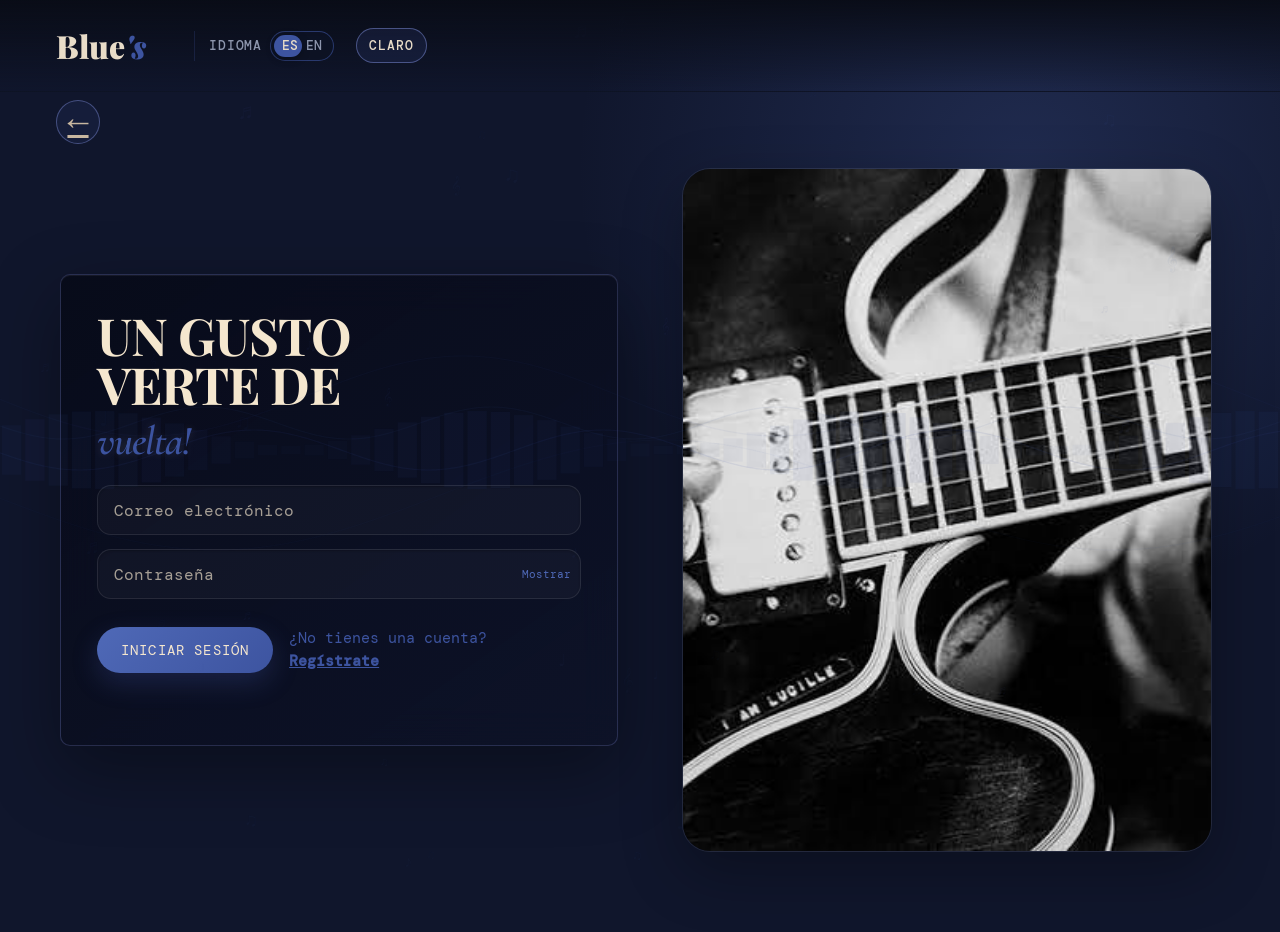
<file: html/iniciosesion.html>
<!DOCTYPE html>
<html lang="es">
<head>
    <meta charset="UTF-8">
    <meta name="viewport" content="width=device-width, initial-scale=1.0">
    <title>Blue's - Iniciar Sesión</title>
    <link href="https://fonts.googleapis.com/css2?family=Playfair+Display:ital,wght@0,400;0,700;0,900;1,400;1,700&family=Cormorant+Garamond:wght@500;600;700&family=Inter:wght@400;500;600;700&family=DM+Mono:wght@300;400;500&display=swap" rel="stylesheet">
    <link rel="stylesheet" href="../css/loginyregistro.css">
    <link rel="stylesheet" href="../css/Modoclaro.css">
    <link rel="stylesheet" href="../css/responsive.css">
</head>
<body>

    <canvas id="waveCanvas"></canvas>
    <canvas id="partCanvas"></canvas>

    <nav>
        <span class="nav-logo">Blue<em>'s</em></span>
    </nav>
    <a href="start.html" class="back-start" aria-label="Volver al inicio" title="¿Regresar al inicio?">&larr;</a>

    <div class="page-container">
        <main class="form-section">
            <h1 class="hero-title">
                UN GUSTO<br>VERTE DE<br><span class="cursive-text">vuelta!</span>
            </h1>
            
            <form class="auth-form" id="login-form" novalidate>
                <div class="input-group">
                    <input type="email" name="email" placeholder="Correo electrónico" autocomplete="email" required>
                    <input type="password" name="password" placeholder="Contraseña" minlength="5" required>
                </div>
                
                <div class="form-actions">
                    <button type="submit" class="btn-submit">Iniciar sesión</button>
                    <p class="switch-text">¿No tienes una cuenta? <a href="Registro.html" class="toggle-link"><br>Regístrate</a></p>
                </div>
            </form>

            <p id="message-box" class="message-alert" aria-live="polite"></p>
        </main>

        <aside class="image-section">
            <img src="../images/guitarra.jpg" alt="Blues Guitar" class="hero-image">
        </aside>
    </div>

    <div id="modal-exito" class="modal-oculto">
        <div class="modal-contenido">
            <h2>¡Has iniciado sesión!</h2>
            <p>Bienvenido de nuevo a Blue's. En breve serás redirigido...</p>
        </div>
    </div>

    <script src="../js/fondo.js"></script>
    <script src="../js/login.js"></script>
    <script src="../js/idioma.js"></script>
    <script src="../js/modoclaro.js"></script>
</body>
</html>
</file>
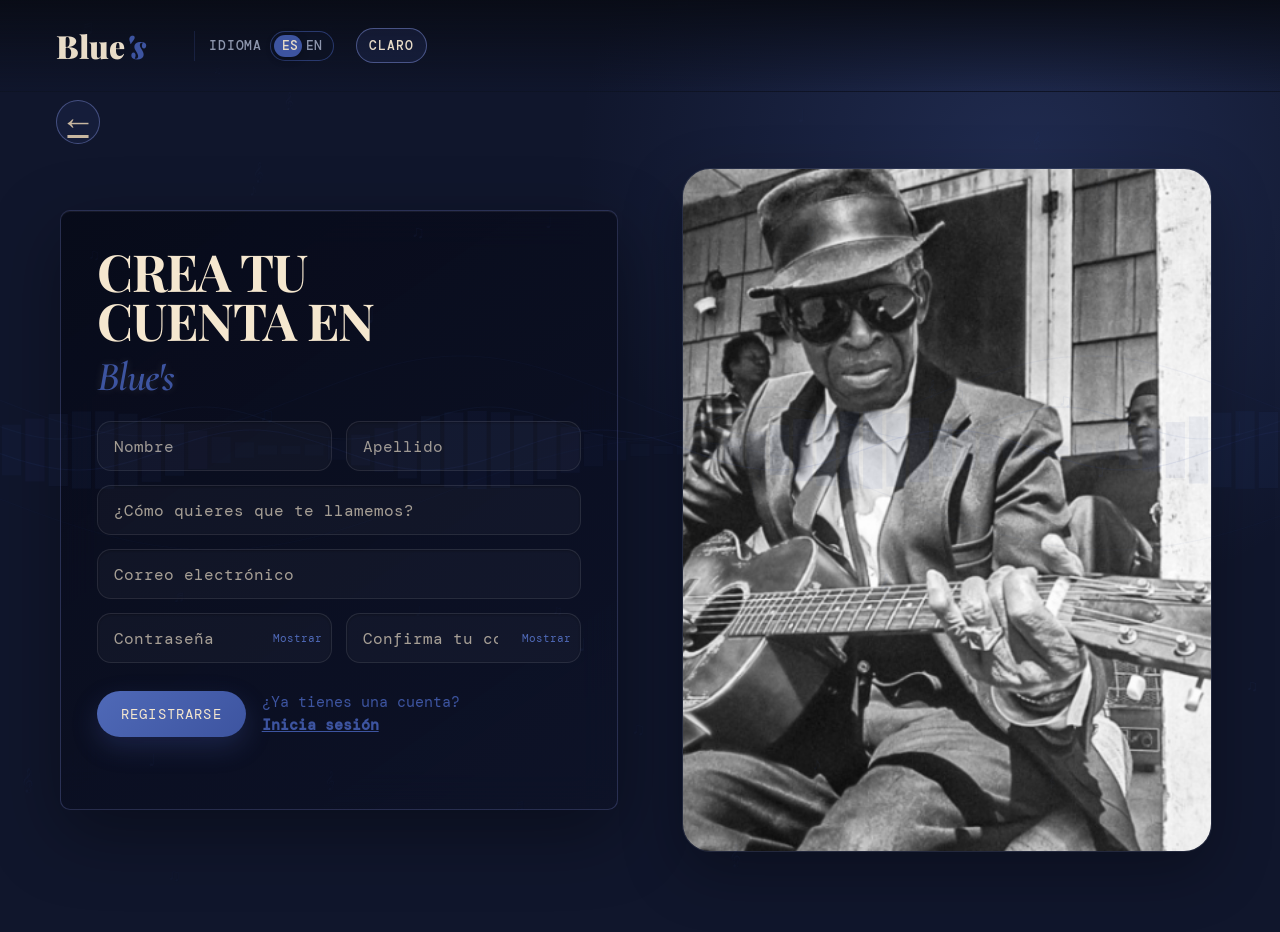
<file: html/Registro.html>
<!DOCTYPE html>
<html lang="es">
<head>
    <meta charset="UTF-8">
    <meta name="viewport" content="width=device-width, initial-scale=1.0">
    <title>Blue's - Registro</title>
    <link href="https://fonts.googleapis.com/css2?family=Playfair+Display:ital,wght@0,400;0,700;0,900;1,400;1,700&family=Cormorant+Garamond:wght@500;600;700&family=Inter:wght@400;500;600;700&family=DM+Mono:wght@300;400;500&display=swap" rel="stylesheet">
    <link rel="stylesheet" href="../css/loginyregistro.css">
    <link rel="stylesheet" href="../css/Modoclaro.css">
    <link rel="stylesheet" href="../css/responsive.css">
</head>
<body>

    <canvas id="waveCanvas"></canvas>
    <canvas id="partCanvas"></canvas>

    <nav>
        <span class="nav-logo">Blue<em>'s</em></span>
    </nav>
    <a href="start.html" class="back-start" aria-label="Volver al inicio" title="¿Regresar al inicio?">&larr;</a>

    <div class="page-container">
        <main class="form-section">
            <h1 class="hero-title">
                CREA TU<br>CUENTA EN<br><span class="cursive-text">Blue's</span>
            </h1>
            
            <form class="auth-form" id="register-form" novalidate>
                <div class="input-group">
                    <input type="text" name="nombre" placeholder="Nombre" autocomplete="given-name" required>
                    <input type="text" name="apellido" placeholder="Apellido" autocomplete="family-name" required>
                    <input type="text" name="alias" placeholder="¿Cómo quieres que te llamemos?" autocomplete="nickname" required>
                    <input type="email" name="email" placeholder="Correo electrónico" autocomplete="email" required>
                    <input type="password" name="password" placeholder="Contraseña" minlength="8" autocomplete="new-password" required>
                    <input type="password" name="confirm" placeholder="Confirma tu contraseña" minlength="8" autocomplete="new-password" required>
                </div>

                <div class="form-actions">
                    <button type="submit" class="btn-submit">Registrarse</button>
                    <p class="switch-text">¿Ya tienes una cuenta? <a href="iniciosesion.html" class="toggle-link"><br>Inicia sesión</a></p>
                </div>
            </form>

            <p id="message-box" class="message-alert" aria-live="polite"></p>
        </main>

        <aside class="image-section">
            <img src="../images/negritobluesguitarra.jpg" alt="Blues Guitar" class="hero-image">
        </aside>
    </div>

    <div id="modal-exito" class="modal-oculto">
        <div class="modal-contenido">
            <h2>¡Registro Completado! </h2>
            <p>Gracias por unirte. En breve serás redirigido...</p>
         </div>
    </div>

    <script src="../js/fondo.js"></script>
    <script src="../js/registro.js"></script>
    <script src="../js/idioma.js"></script>
    <script src="../js/modoclaro.js"></script>
</body>
</html>
</file>
<file: css/loginyregistro.css>
:root {
    --bg: #060816;
    --bg-soft: #101834;
    --panel: rgba(7, 10, 24, 0.84);
    --panel-border: rgba(127, 141, 216, 0.26);
    --text-cream: #f5e7cf;
    --text-muted: #c8b7a0;
    --accent-blue: #4f69b7;
    --indigo: #3d54a0;
    --indigo-dim: #3d54a0;
    --indigo-soft: rgba(127, 141, 216, 0.16);
    --cream: #e8dcc8;
    --font-body: 'Inter', 'Segoe UI', sans-serif;
    --font-title: 'Playfair Display', serif;
    --font-accent: 'Cormorant Garamond', 'Playfair Display', serif;
    --font-mono: 'DM Mono', monospace;
}

* {
    box-sizing: border-box;
    margin: 0;
    padding: 0;
}

body {
    margin: 0;
    padding: 0;
    min-height: 100vh;
    display: flex;
    flex-direction: column;
    overflow-x: hidden;
    position: relative;
    background: radial-gradient(circle at 80% 18%, rgba(79,105,183,0.25), transparent 35%), #10162c;
    color: var(--text-cream);
    font-family: 'Playfair Display', serif;
}

body::before {
    content: '';
    position: fixed;
    inset: 0;
    z-index: 5;
    pointer-events: none;
    opacity: 0.028;
    background-size: 160px;
}

#waveCanvas,
#partCanvas {
    position: fixed;
    top: 0;
    left: 0;
    width: 100%;
    height: 100%;
    pointer-events: none;
}

#waveCanvas {
    z-index: 1;
}

#partCanvas {
    z-index: 2;
}

nav {
    position: relative;
        z-index: 100;
        padding: 24px 56px;
        display: flex;
        align-items: center;
        justify-content: space-between;
        background: linear-gradient(to bottom, rgba(9, 12, 22, 0.95) 0%, transparent 100%);
        border-bottom: 1px solid rgba(61, 84, 160, 0.1);
        transition: 10s;
}

.nav-logo {
  font-weight: 900;
  font-size: 1.7rem;
  letter-spacing: -0.01em;
  color: var(--cream);
}

.nav-logo em { font-style: italic; color: var(--indigo); }

.back-start {
    position: relative;
    display: inline-flex;
    align-items: center;
    justify-content: center;
    width: 44px;
    height: 44px;
    margin: 8px 56px 0;
    color: var(--text-muted);
    border: 1px solid rgba(127, 141, 216, 0.45);
    border-radius: 50%;
    background: rgba(61, 84, 160, 0.12);
    font-family: var(--font-mono);
    font-size: 2.2rem;
    line-height: 1;
    transition: color 0.2s ease, transform 0.2s ease;
}

.back-start::after {
    content: '¿Regresar al inicio?';
    position: absolute;
    left: calc(100% + 12px);
    top: 50%;
    padding: 8px 12px;
    border: 1px solid rgba(127, 141, 216, 0.35);
    border-radius: 8px;
    background: #101834;
    color: var(--text-cream);
    font-family: var(--font-mono);
    font-size: 0.75rem;
    line-height: 1.2;
    white-space: nowrap;
    opacity: 0;
    pointer-events: none;
    transform: translateY(-50%) translateX(-4px);
    transition: opacity 0.2s ease, transform 0.2s ease;
}

.back-start:hover::after,
.back-start:focus-visible::after {
    opacity: 1;
    transform: translateY(-50%) translateX(0);
}

.back-start:hover {
    color: var(--text-cream);
    transform: translateX(-3px);
}

.logo {
    font-family: var(--font-title);
    font-size: 2.3rem;
    color: var(--cream);
    letter-spacing: 0.02em;
}

.b-logo {
    font-family: var(--font-accent);
    font-size: 2.7rem;
    color: var(--cream);
    text-shadow: 0 0 8px rgba(232, 220, 200, 0.16);
}

.cursive-text {
  font-style: italic;
  color: var(--indigo);
}

.page-container {
    display: flex;
    flex: 1;
    align-items: center;
    gap: 64px;
    padding: 24px 60px 40px;
    margin: 0 auto;
    max-width: 1400px;
    margin-bottom: 40px;
}

.form-section {
    flex: 1.05;
    display: flex;
    flex-direction: column;
    justify-content: center;
    max-width: 600px;
    padding: 36px;
    border-radius: 10px;
    background: linear-gradient(145deg, rgba(7, 10, 24, 0.9), rgba(13, 18, 39, 0.8));
    border: 1px solid var(--panel-border);
    box-shadow: 0 24px 70px rgba(0, 0, 0, 0.35), inset 0 1px 0 rgba(255, 255, 255, 0.06);
    backdrop-filter: blur(18px);
}

.coso{
    font-family: var(--font-mono);
    color: var(--indigo);
    font-size: 0.95rem;
    line-height: 1.5;
    margin-bottom: 10px;
    
}

.hero-title {
    font-family: var(--font-title);
    font-weight: 700;
    font-size: clamp(2.4rem, 4vw, 3.6rem);
    line-height: 0.95;
    letter-spacing: -0.02em;
    text-transform: uppercase;
    margin-bottom: 24px;
    color: var(--text-cream);
}

.hero-title .cursive-text {
    display: inline-block;
    margin-top: 8px;
    font-family: var(--font-accent);
    font-size: clamp(2.4rem, 3.2vw, 3.2rem);
    font-weight: 600;
    color: var(--cream);
    text-transform: none;
    text-shadow: 0 0 8px rgba(232, 220, 200, 0.16);
    color: var(--indigo);
}

.auth-form {
    display: flex;
    flex-direction: column;
    gap: 24px;
    width: 100%;
}

.input-group {
    display: flex;
    flex-direction: column;
    gap: 14px;
}

.auth-form input {
    width: 100%;
    padding: 14px 16px;
    border: 1px solid rgba(255, 255, 255, 0.09);
    border-radius: 14px;
    background: rgba(255, 255, 255, 0.03);
    color: var(--text-cream);
    font-family: var(--font-body);
    font-size: 1rem;
    outline: none;
    box-shadow: inset 0 1px 2px rgba(0, 0, 0, 0.2);
    transition: border-color 0.3s ease, background 0.3s ease, box-shadow 0.3s ease;
}

.auth-form input::placeholder {
    font-family: var(--font-mono);
    color: rgba(245, 231, 207, 0.66);
}

.auth-form input:focus {
    border-color: var(--indigo);
    background: rgba(255, 255, 255, 0.06);
    box-shadow: 0 0 0 4px var(--indigo-soft);
}

.password-wrap {
    position: relative;
}

.password-wrap input {
    padding-right: 82px;
}

.password-toggle {
    position: absolute;
    top: 50%;
    right: 10px;
    transform: translateY(-50%);
    border: 0;
    background: transparent;
    color: var(--accent-blue);
    font-family: var(--font-mono);
    font-size: 0.68rem;
    cursor: pointer;
}

.password-toggle:hover { color: var(--text-cream); }

.auth-form input:hover { border-color: rgba(255,255,255,0.2); }

.btn-submit {
    transition: transform 0.25s ease, box-shadow 0.25s ease, filter 0.25s ease;
}

.btn-submit:hover {
    transform: translateY(-2px);
    filter: brightness(1.1);
}

.form-actions {
    display: flex;
    align-items: center;
    flex-wrap: wrap;
    gap: 16px;
    margin-top: 4px;
}

.btn-submit {
    border: none;
    border-radius: 999px;
    padding: 14px 24px;
    background: linear-gradient(135deg, var(--accent-blue), var(--indigo-dim));
    color: var(--text-cream);
    font-family: var(--font-mono);
    font-size: 0.9rem;
    letter-spacing: 0.08em;
    text-transform: uppercase;
    cursor: pointer;
    box-shadow: 0 10px 26px rgba(63, 83, 160, 0.28);
}

.btn-submit:hover {
    box-shadow: 0 14px 30px rgba(63, 83, 160, 0.36);
}

.switch-text {
    font-family: var(--font-mono);
    color: var(--indigo);
    font-size: 0.95rem;
    line-height: 1.5;
}

.toggle-link {
    font-family: var(--font-mono);
    color: var(--indigo);
    font-weight: 600;
    transition: color 0.2s ease;
}

.toggle-link:hover {
    color: var(--text-cream);
    text-decoration: underline;
}

.image-section {
    flex: 1.15;
    display: flex;
    justify-content: flex-end;
    align-items: center;
    padding-right: 8px;
}

.hero-image {
    width: min(100%, 620px);
    height: min(76vh, 720px);
    object-fit: cover;
    object-position: center;
    display: block;
    border-radius: 28px;
    border: 1px solid rgba(255,255,255,.08);
    box-shadow: 0 20px 60px rgba(0,0,0,.3);
}

.message-alert {
    margin-top: 12px;
    min-height: 24px;
    color: var(--text-muted);
    font-family: var(--font-mono);
    font-size: 0.9rem;
    letter-spacing: 0.03em;
}

.modal-oculto {
    display: none;
    position: fixed;
    inset: 0;
    width: 100%;
    height: 100%;
    justify-content: center;
    align-items: center;
    z-index: 1000;
    background-color: rgba(2, 4, 12, 0.85);
    backdrop-filter: blur(4px);
}

.modal-contenido {
    background-color: #0d1222;
    color: var(--text-cream);
    padding: 40px;
    border-radius: 20px;
    text-align: center;
    max-width: 450px;
    width: 90%;
    border: 1px solid rgba(43, 58, 102, 0.336);
    box-shadow: 0 10px 30px rgba(92, 133, 255, 0.1);
    font-family: var(--font-title);
}

.modal-visible {
    display: flex;
}

@media (max-width: 992px) {
    .page-container {
        flex-direction: column;
        padding: 0 24px 32px;
    }

    .navbar {
        padding: 24px 24px 8px;
    }

    .back-start {
        margin: 8px 24px 0;
    }

    .form-section {
        max-width: none;
        width: 100%;
    }

    .hero-image {
        width: 100%;
        max-width: 560px;
        height: 50vh;
        max-height: 360px;
    }
}

#register-form .input-group {
    display: grid;
    grid-template-columns: 1fr 1fr;
    gap: 14px;
}

#register-form .input-group input:nth-child(3),
#register-form .input-group input:nth-child(4),
#register-form .input-group input:nth-child(5),
#register-form .input-group input:nth-child(6) {
    grid-column: span 2;
}

@media (max-width: 600px) {
    .form-actions {
        flex-direction: column;
        align-items: flex-start;
    }

    .btn-submit {
        width: 100%;
    }

    .hero-title {
        font-size: 2.2rem;
    }

    .hero-image {
        height: 40vh;
    }

    #register-form .input-group {
        display: flex;
        flex-direction: column;
    }

    .page-container {
        padding: 92px 16px 32px;
        gap: 28px;
    }
    .form-section {
        padding: 26px 22px;
    }
    .image-section {
        padding: 0;
    }
}

body {
    font-size: 16px;
}

body nav a:not(.nav-logo),
body nav button,
body nav li,
body nav span {
    font-size: 13px !important;
}

body nav .nav-logo {
    font-size: 32px !important;
}

@media (max-width: 768px) {
    nav {
        padding: 18px 24px;
    }

    .page-container {
        width: 100%;
        padding: 24px 24px 32px;
        gap: 32px;
    }

    #register-form .input-group {
        display: flex;
    }

    .form-section {
        padding: 28px 24px;
    }

    .hero-image {
        width: 100%;
        height: min(52vh, 360px);
    }
}

@media (max-width: 480px) {
    nav {
        padding: 16px;
    }

    .back-start {
        margin-left: 16px;
        margin-right: 16px;
    }

    .page-container {
        padding: 20px 16px 28px;
        gap: 24px;
    }

    .form-section {
        padding: 24px 18px;
    }

    .hero-title {
        font-size: clamp(2rem, 11vw, 2.7rem);
    }

    .hero-image {
        height: 280px;
        border-radius: 18px;
    }
}
</file>
<file: css/Modoclaro.css>
.theme-control {
  display: flex;
  align-items: center;
  margin-left: 4px;
}

.nav-controls {
  display: flex;
  align-items: center;
  flex-wrap: wrap;
  column-gap: 14px;
  row-gap: 8px;
}

.language-control {
  gap: 8px !important;
  padding-left: 14px !important;
}

.nav-controls .nav-actions {
  gap: 10px;
}

@media (min-width: 901px) {
  nav {
    justify-content: flex-start;
    gap: 24px;
  }

  nav .nav-links {
    position: static !important;
    left: auto !important;
    right: auto !important;
    transform: none !important;
    margin-left: 8px;
  }

  nav .nav-controls {
    margin-left: auto !important;
  }

  nav:not(:has(.nav-links)) .nav-controls {
    margin-left: 24px !important;
  }
}

.theme-toggle {
  padding: 8px 12px;
  border: 1px solid rgba(61, 84, 160, 0.55);
  border-radius: 999px;
  background: rgba(61, 84, 160, 0.12);
  color: var(--cream, #e8dcc8);
  font: 500 10px 'DM Mono', monospace;
  letter-spacing: 0.08em;
  text-transform: uppercase;
  cursor: pointer;
  transition: background 0.25s, border-color 0.25s, color 0.25s;
}

.theme-toggle:hover {
  background: rgba(61, 84, 160, 0.24);
  border-color: rgba(61, 84, 160, 0.9);
}

.theme-toggle:focus-visible {
  outline: 2px solid rgba(61, 84, 160, 0.65);
  outline-offset: 2px;
}

body:not(.light-mode) .theme-toggle {
  background: rgba(61, 84, 160, 0.16);
  color: #e8dcc8;
  border-color: rgba(127, 141, 216, 0.5);
}

body:not(.light-mode) .theme-toggle:hover {
  background: rgba(61, 84, 160, 0.3);
}

body.light-mode {
  --cream: #243b73;
  --cream-dim: #52658f;
  --text: #243b73;
  --text-cream: #243b73;
  --text-muted: #52658f;
  background: #e8dcc8 !important;
  color: #28304b !important;
}

body.light-mode nav {
  background: rgba(222, 211, 195, 0.94) !important;
  border-color: rgba(61, 84, 160, 0.2) !important;
  box-shadow: 0 10px 30px rgba(40, 48, 75, 0.12) !important;
}

body.light-mode .nav-links a,
body.light-mode .nav-logo,
body.light-mode .nav-actions a,
body.light-mode .nav-actions .home-access {
  color: #28304b !important;
}

body.light-mode .theme-toggle {
  background: #e1d4c0;
  color: #28304b;
  border-color: rgba(61, 84, 160, 0.45);
}

body.light-mode .language-control {
  color: #52658f !important;
  border-left-color: rgba(61, 84, 160, 0.25) !important;
}

body.light-mode .language-toggle {
  background: #e1d4c0 !important;
  border-color: rgba(61, 84, 160, 0.55) !important;
  color: #243b73 !important;
}

body.light-mode .language-es,
body.light-mode .language-en {
  color: #243b73 !important;
}

body.light-mode .language-en {
  opacity: 0.62;
}

body.light-mode .language-control:not(.is-english) .language-es,
body.light-mode .language-control.is-english .language-en {
  color: #e8dcc8 !important;
  opacity: 1 !important;
}

body.light-mode .language-thumb {
  background: #3d54a0 !important;
  box-shadow: 0 2px 8px rgba(40, 48, 75, 0.22) !important;
}

body.light-mode .session-profile-trigger {
  background: #e1d4c0 !important;
  border-color: rgba(61, 84, 160, 0.45) !important;
  color: #243b73 !important;
}

body.light-mode .session-profile-avatar {
  background: #3d54a0 !important;
  color: #e8dcc8 !important;
}

body.light-mode .session-profile-card {
  background: #ded3c3 !important;
  border-color: rgba(61, 84, 160, 0.35) !important;
  color: #243b73 !important;
  box-shadow: 0 18px 40px rgba(40, 48, 75, 0.18) !important;
}

body.light-mode .session-profile-card strong {
  color: #243b73 !important;
}

body.light-mode .session-profile-status,
body.light-mode .session-profile-email {
  color: #52658f !important;
}

body.light-mode .session-profile-logout {
  color: #3d54a0 !important;
  border-color: rgba(61, 84, 160, 0.35) !important;
}

body.light-mode .session-profile-logout:hover {
  background: rgba(61, 84, 160, 0.1) !important;
  color: #243b73 !important;
}

body.light-mode #surpriseBtn {
  color: #e8dcc8 !important;
}

body.light-mode .access-message {
  border-color: rgba(61, 84, 160, 0.38);
  border-left-color: #3d54a0;
  background: rgba(61, 84, 160, 0.12);
  color: #243b73 !important;
  box-shadow: 0 12px 26px rgba(40, 48, 75, 0.12);
}

body.light-mode .contact-form {
  border-color: rgba(61, 84, 160, 0.2);
  box-shadow: 0 18px 42px rgba(40, 48, 75, 0.14);
}

body.light-mode .contact-form .button-indigo {
  color: #e8dcc8 !important;
  background: #3d54a0;
  box-shadow: 0 10px 24px rgba(61, 84, 160, 0.24);
}

body.light-mode .carrusel-container,
body.light-mode .mood-card,
body.light-mode .team-card,
body.light-mode .contact-panel,
body.light-mode .contact-form,
body.light-mode .form-section,
body.light-mode .science-card,
body.light-mode .spotify-player,
body.light-mode .blues-page,
body.light-mode .tabla,
body.light-mode .service-item,
body.light-mode .tracklist,
body.light-mode .player-bar {
  background: rgba(235, 225, 210, 0.9) !important;
  color: #28304b !important;
}

body.light-mode h1,
body.light-mode h2,
body.light-mode h3,
body.light-mode h4,
body.light-mode .slide-title,
body.light-mode .section-title,
body.light-mode .mood-name,
body.light-mode .team-name,
body.light-mode .hero-sub,
body.light-mode .track-title {
  color: #28304b !important;
}

body.light-mode p,
body.light-mode label,
body.light-mode .slide-description,
body.light-mode .infoex p,
body.light-mode .team-content p,
body.light-mode .contact-intro p,
body.light-mode .track-artist,
body.light-mode .track-album {
  color: #5a6278 !important;
}

body.light-mode input,
body.light-mode textarea,
body.light-mode select {
  background: rgba(222, 211, 195, 0.94) !important;
  color: #28304b !important;
  border-color: rgba(61, 84, 160, 0.28) !important;
}

body.light-mode input::placeholder,
body.light-mode textarea::placeholder {
  color: #7b8499 !important;
}

body.light-mode .game-nav {
  background: rgba(222, 211, 195, 0.94) !important;
  border-color: rgba(61, 84, 160, 0.2) !important;
  box-shadow: 0 10px 30px rgba(40, 48, 75, 0.12) !important;
}

body.light-mode .game-nav .nav-logo {
  color: #243b73 !important;
}

body.light-mode .game-card,
body.light-mode .game-nav + .game-shell .player-panel {
  background: rgba(235, 225, 210, 0.92) !important;
  border-color: rgba(61, 84, 160, 0.25) !important;
  color: #28304b !important;
  box-shadow: 0 24px 70px rgba(40, 48, 75, 0.14) !important;
}

body.light-mode .game-shell h1,
body.light-mode .game-shell h2,
body.light-mode .game-shell .question-label,
body.light-mode .game-shell .player-label,
body.light-mode .game-shell .scoreboard strong,
body.light-mode .game-shell .timer-label strong {
  color: #243b73 !important;
}

body.light-mode .game-shell .game-intro,
body.light-mode .game-shell .player-note,
body.light-mode .game-shell .scoreboard,
body.light-mode .game-shell .timer-label,
body.light-mode .game-shell .result-message {
  color: #52658f !important;
}

body.light-mode .game-shell .answer-button {
  background: rgba(61, 84, 160, 0.08) !important;
  border-color: rgba(61, 84, 160, 0.28) !important;
  color: #243b73 !important;
}

body.light-mode .game-shell .answer-button:hover:not(:disabled),
body.light-mode .game-shell .answer-button:focus-visible {
  background: rgba(61, 84, 160, 0.2) !important;
}

body.light-mode .game-shell .final-panel {
  background: rgba(235, 225, 210, 0.94) !important;
  border-color: rgba(61, 84, 160, 0.28) !important;
  box-shadow: 0 24px 80px rgba(40, 48, 75, 0.2) !important;
}

body.light-mode .intro-screen {
  background: rgba(235, 225, 210, 0.92) !important;
  border-color: rgba(61, 84, 160, 0.25) !important;
  box-shadow: 0 24px 70px rgba(40, 48, 75, 0.14) !important;
}

body.light-mode .intro-screen h1,
body.light-mode .intro-screen .rules-label,
body.light-mode .intro-screen .rules-list strong {
  color: #243b73 !important;
}

body.light-mode .intro-screen .game-intro,
body.light-mode .intro-screen .rules-list,
body.light-mode .intro-image-slot span {
  color: #52658f !important;
}

body.light-mode .start-button {
  background: #3d54a0 !important;
  border-color: #3d54a0 !important;
  color: #e8dcc8 !important;
}

/* Textos sobre imágenes/paneles oscuros: se mantienen claros
   sin importar el tema, porque el fondo detrás de ellos nunca cambia. */
body.light-mode .tabla-visual-caption p {
  color: #e8dcc8 !important;
}

body.light-mode .tabla-visual-caption span {
  color: #7f8dd8 !important;
}

body.light-mode .blues-card figcaption {
  color: #e8dcc8 !important;
}

body.light-mode .track-meta .track-art {
  color: #e8dcc8 !important;
}

/* Modal de "sesión iniciada" (iniciosesion.html) */
body.light-mode .modal-oculto,
body.light-mode .modal-visible {
  background-color: rgba(40, 48, 75, 0.45) !important;
}

body.light-mode .modal-contenido {
  background-color: #ded3c3 !important;
  color: #243b73 !important;
  border-color: rgba(61, 84, 160, 0.35) !important;
  box-shadow: 0 10px 30px rgba(40, 48, 75, 0.18) !important;
}

body.light-mode .modal-contenido h2 {
  color: #243b73 !important;
}

body.light-mode .modal-contenido p {
  color: #52658f !important;
}

body.light-mode .home-game-btn,
body.light-mode .game-nav-back,
body.light-mode .game-view-home-btn,
body.light-mode .game-callout-btn {
  background: #3d54a0 !important;
  color: #f5e7cf !important;
  border-color: rgba(61, 84, 160, 0.6) !important;
}

body.light-mode .game-callout-card {
  background: linear-gradient(135deg, rgba(239, 229, 214, 0.96), rgba(222, 211, 195, 0.98)) !important;
  border-color: rgba(61, 84, 160, 0.25) !important;
  box-shadow: 0 16px 40px rgba(40, 48, 75, 0.12) !important;
}

body.light-mode .game-callout-title {
  color: #243b73 !important;
}

body.light-mode .game-callout-desc {
  color: #52658f !important;
}

body.light-mode .final-home-button {
  background: #e1d4c0 !important;
  color: #243b73 !important;
  border-color: rgba(61, 84, 160, 0.4) !important;
}

@media (max-width: 720px) {
  nav .nav-controls {
    width: 100%;
    justify-content: flex-end;
    column-gap: 10px;
  }

  .theme-toggle {
    padding: 7px 9px;
    font-size: 9px;
  }

  .theme-control {
    margin-left: auto;
  }
}
</file>
<file: css/responsive.css>
/* Responsive layout shared by every Blue's page. */
html {
  overflow-x: hidden;
}

body {
  min-width: 0;
  max-width: 100%;
}

img,
svg,
video,
iframe {
  max-width: 100%;
}

button,
input,
textarea,
select {
  max-width: 100%;
}

@media (max-width: 1024px) {
  nav {
    padding-left: 28px;
    padding-right: 28px;
  }

  .hero,
  .purpose-section,
  .team-section,
  .contact-section,
  .game-callout-card,
  .tabla-layout,
  .blues-story {
    grid-template-columns: 1fr;
  }

  .hero {
    gap: 32px;
  }

  .hero-content,
  .purpose-copy,
  .contact-intro,
  .team-content {
    max-width: 760px;
    width: 100%;
  }

  .vinyl-sombra,
  .emocionimg,
  .game-callout-visual {
    justify-self: center;
  }

  .vinyl-record {
    width: min(58vw, 420px);
    height: min(58vw, 420px);
  }

  .brazito {
    display: none;
  }

  .page-container {
    gap: 32px;
  }

  .image-section {
    justify-content: center;
    padding-right: 0;
  }

  .spotify-player {
    position: relative;
    top: 0;
    width: 100%;
  }
}

@media (max-width: 760px) {
  nav {
    min-height: 68px;
    padding: 12px 16px;
    gap: 10px;
  }

  nav .nav-logo {
    font-size: 1.5rem !important;
  }

  nav .nav-links {
    position: static;
    left: auto;
    transform: none;
    width: 100%;
    flex-wrap: wrap;
    justify-content: center;
    gap: 6px;
  }

  nav .nav-links a {
    font-size: 0.58rem;
    letter-spacing: 0.06em;
    padding: 7px 8px;
  }

  nav .nav-actions,
  nav .nav-controls {
    width: 100%;
    margin-left: 0 !important;
    justify-content: center;
    flex-wrap: wrap;
    gap: 6px;
  }

  nav .nav-actions a,
  nav .nav-actions button {
    font-size: 0.55rem;
    padding: 7px 9px;
  }

  .nav-menu-toggle {
    display: block;
    margin-left: auto;
  }

  nav:has(.nav-menu-toggle) .nav-links,
  nav:has(.nav-menu-toggle) .nav-actions {
    display: none;
  }

  nav:has(.nav-menu-toggle).menu-open .nav-links,
  nav:has(.nav-menu-toggle).menu-open .nav-actions {
    display: flex;
  }

  nav:has(.nav-menu-toggle).menu-open {
    align-items: flex-start;
  }

  nav:has(.nav-menu-toggle).menu-open .nav-logo {
    width: auto;
  }

  .hero,
  .purpose-section,
  .team-section,
  .contact-section {
    padding-left: 20px;
    padding-right: 20px;
  }

  .hero {
    padding-top: 108px;
    text-align: center;
  }

  .hero-sub,
  .hero-quote {
    margin-left: auto;
    margin-right: auto;
  }

  .hero-quote {
    border-left: 0;
    border-top: 1px solid rgba(61,84,160,0.35);
    padding: 14px 0 0;
  }

  .hero h1 {
    font-size: clamp(2.5rem, 12vw, 4rem);
  }

  .vinyl-record {
    width: min(76vw, 340px);
    height: min(76vw, 340px);
  }

  .carrusel-container,
  .blues-page,
  .game-callout-section,
  .science-section {
    width: calc(100% - 32px);
  }

  .carrusel-container {
    margin-top: 92px;
    padding: 18px 12px;
  }

  .slide-content {
    min-height: 0;
    padding: 22px 16px 26px;
    flex-direction: column-reverse;
    align-items: stretch;
    gap: 20px;
  }

  .carrusel-container img {
    width: 100%;
    height: 230px;
  }

  .mood-grid,
  .team-grid,
  .blues-gallery {
    grid-template-columns: 1fr;
  }

  .mood-section,
  .game-callout-section,
  .science-section {
    padding-left: 20px;
    padding-right: 20px;
  }

  .game-callout-card {
    padding: 24px 20px;
  }

  .game-callout-img {
    max-width: 100%;
  }

  .app-shell {
    flex-direction: column;
    padding: 12px 16px 48px;
  }

  .track-columns,
  .track-row {
    grid-template-columns: 28px minmax(0, 1fr) 64px;
    padding-left: 12px;
    padding-right: 12px;
  }

  .track-columns span:nth-child(3),
  .track-album {
    display: none;
  }

  .track-title,
  .track-artist {
    overflow: hidden;
    text-overflow: ellipsis;
  }

  .track-title {
    white-space: nowrap;
  }

  .playlist-search {
    align-items: stretch;
    flex-wrap: wrap;
    text-align: left;
  }

  .playlist-search input {
    min-width: 120px;
  }

  .search-count {
    margin-left: auto;
  }

  .game-view {
    padding: 16px 12px 28px;
  }

  .game-top,
  .answers {
    grid-template-columns: 1fr;
  }

  .game-toolbar,
  .round-status {
    align-items: flex-start;
    flex-direction: column;
    gap: 10px;
  }

  .scoreboard {
    width: 100%;
    justify-content: space-between;
  }

  .final-actions {
    flex-direction: column;
  }

  .final-actions .restart-button,
  .final-home-button {
    width: 100%;
    min-width: 100%;
  }

  .page-container {
    padding: 86px 16px 30px;
    flex-direction: column;
    align-items: stretch;
  }

  .form-section {
    width: 100%;
    max-width: none;
    padding: 26px 20px;
  }

  .image-section {
    width: 100%;
  }

  .hero-image {
    width: 100%;
    height: min(52vh, 360px);
  }

  #register-form .input-group {
    display: flex;
    flex-direction: column;
  }

  .form-actions {
    align-items: stretch;
    flex-direction: column;
  }

  .btn-submit {
    width: 100%;
  }

  .service-details {
    grid-template-columns: 1fr;
    gap: 10px;
  }

  .tabla,
  .blues-page {
    width: calc(100% - 32px);
  }

  .tabla-visual img {
    min-height: 300px;
    height: 58vw;
  }
}

@media (max-width: 520px) {
  .nav-logo {
    font-size: 1.4rem !important;
  }

  .nav-links a {
    font-size: 0.52rem !important;
  }

  .hero,
  .purpose-section,
  .team-section,
  .contact-section {
    padding-left: 16px;
    padding-right: 16px;
  }

  .mood-section,
  .game-callout-section,
  .science-section {
    padding-left: 16px;
    padding-right: 16px;
  }

  .science-card,
  .contact-form,
  .team-login-box,
  .game-card,
  .intro-screen {
    padding: 20px 16px;
  }

  .tracklist-toggle {
    padding: 13px 12px;
  }

  .tracklist-toggle-label {
    font-size: 0.66rem;
  }

  .collapsed-hint {
    font-size: 0.58rem;
    text-align: right;
  }

  .spotify-player iframe {
    height: 300px;
  }

  .final-panel {
    padding: 26px 18px;
  }

  .modal-contenido {
    padding: 28px 18px;
  }

  .back-start {
    margin-left: 16px;
    margin-right: 16px;
  }

  .contact-highlights span {
    max-width: 100%;
    overflow-wrap: anywhere;
  }
}

@media (prefers-reduced-motion: reduce) {
  *,
  *::before,
  *::after {
    scroll-behavior: auto !important;
    animation-duration: 0.01ms !important;
    animation-iteration-count: 1 !important;
    transition-duration: 0.01ms !important;
  }
}
</file>
